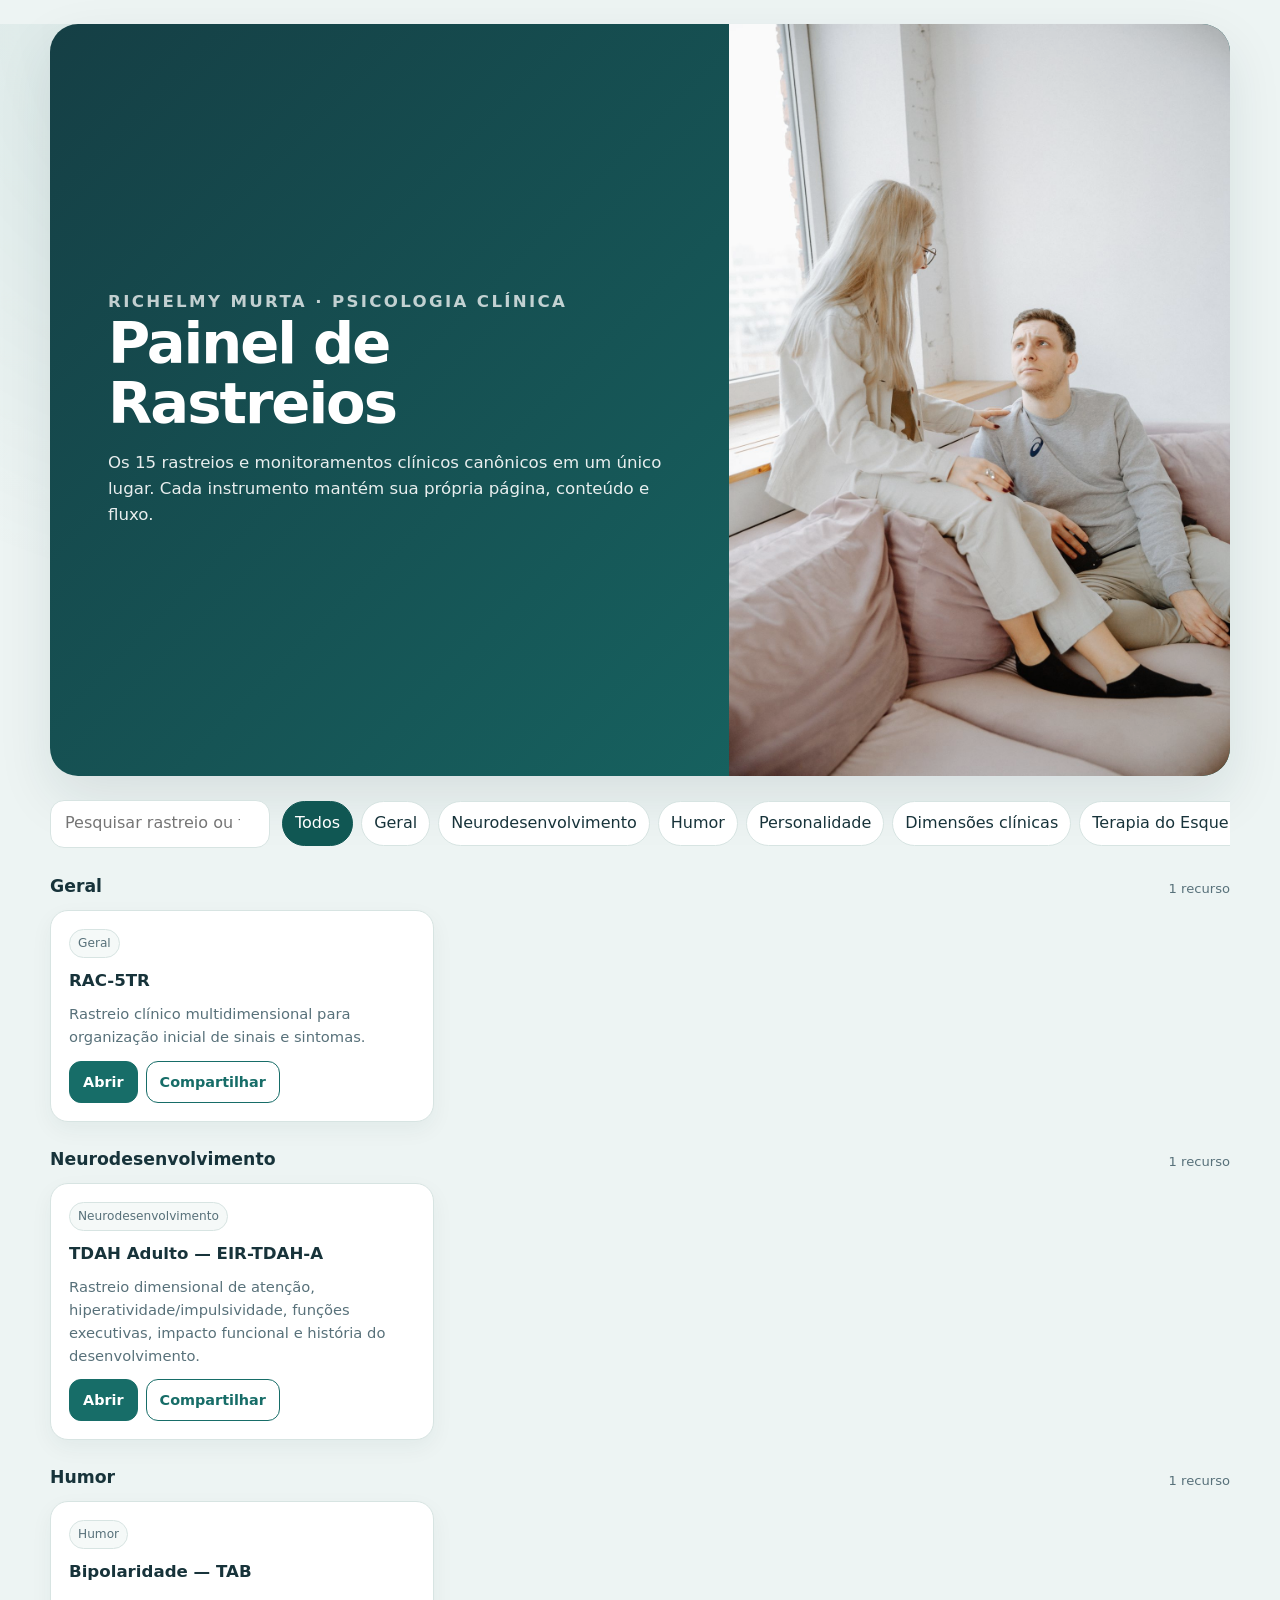
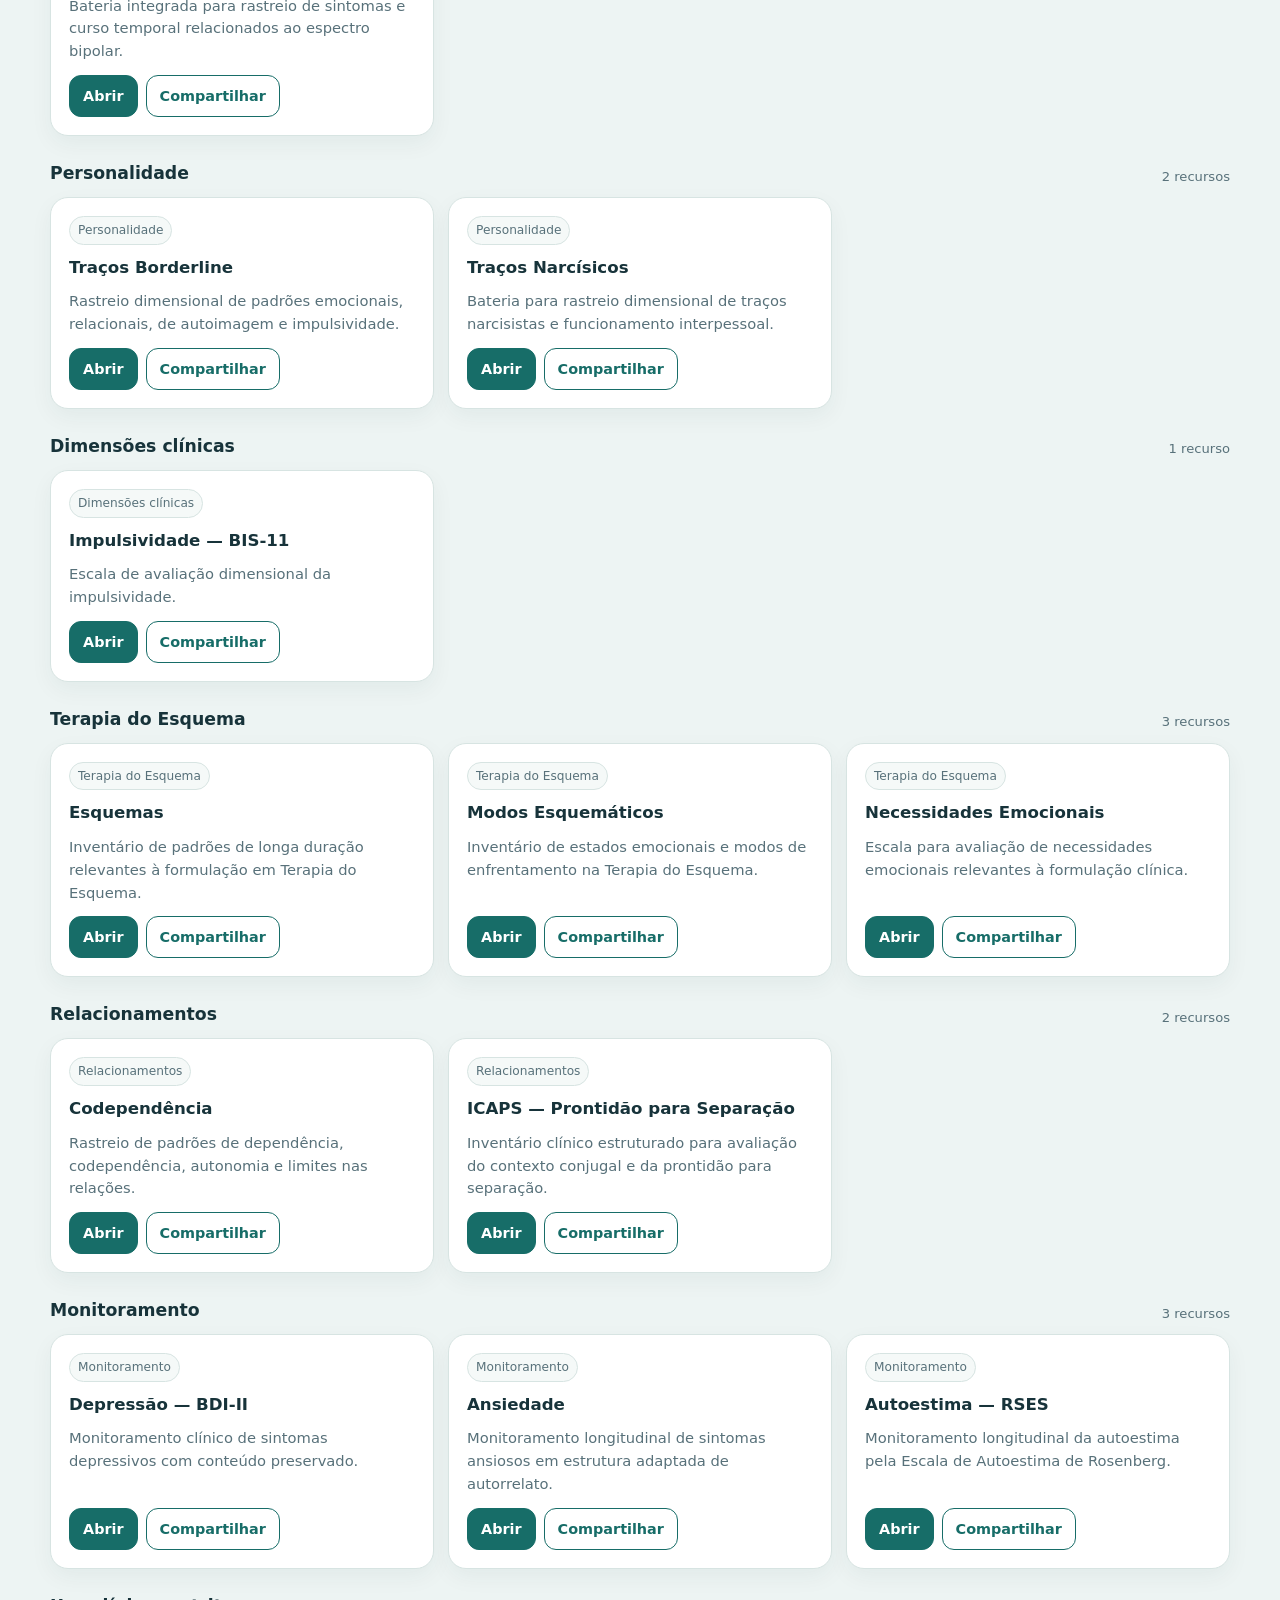
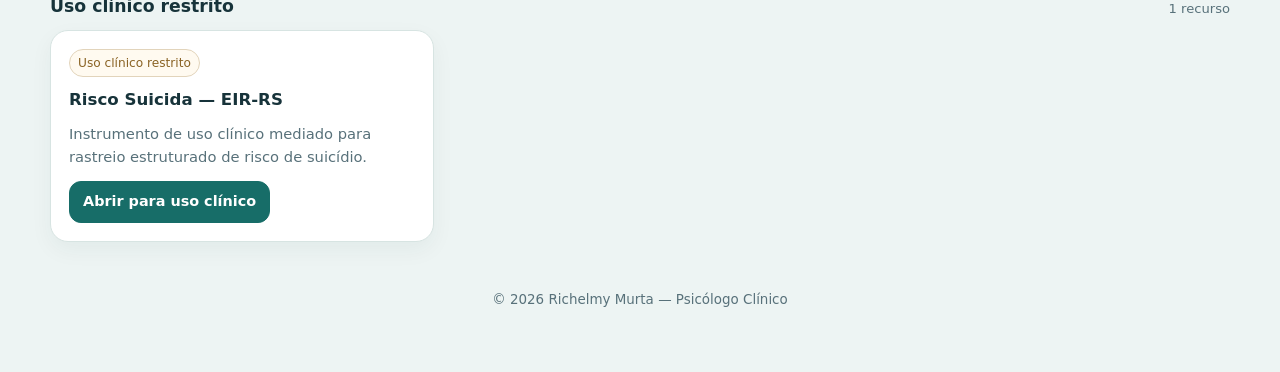
<file: painel-rastreios/index.html>
<!doctype html>
<html lang="pt-BR">
<head>
  <meta charset="utf-8">
  <meta name="viewport" content="width=device-width,initial-scale=1,viewport-fit=cover">
  <meta name="robots" content="noindex,nofollow">
  <meta name="theme-color" content="#176d68">
  <meta name="description" content="Painel profissional para acesso aos 15 rastreios e monitoramentos clínicos de Richelmy Murta.">
  <title>Painel de Rastreios — Richelmy Murta</title>
  <style>
    :root{--ink:#17333a;--muted:#58717a;--canvas:#edf4f3;--surface:#fff;--soft:#f5f9f8;--line:#d7e4e2;--primary:#176d68;--strong:#105753;--accent:#b8894d;--warn:#8a6324;--radius:18px;--shadow:0 22px 54px rgba(23,51,58,.10);--font:Inter,ui-sans-serif,system-ui,-apple-system,BlinkMacSystemFont,"Segoe UI",sans-serif}
    *{box-sizing:border-box}html{background:var(--canvas)}body{margin:0;color:var(--ink);font-family:var(--font);background:radial-gradient(circle at 18% 0,rgba(23,109,104,.10),transparent 36rem),var(--canvas);line-height:1.55;-webkit-font-smoothing:antialiased}
    a{color:inherit}.wrap{width:min(calc(100% - 28px),1180px);margin:24px auto 44px}.hero{display:grid;grid-template-columns:minmax(0,1.15fr) minmax(300px,.85fr);min-height:320px;overflow:hidden;border-radius:28px;background:linear-gradient(135deg,#153f45,#176d68);color:#fff;box-shadow:var(--shadow)}.hero-copy{padding:clamp(30px,5vw,58px);display:flex;flex-direction:column;justify-content:center}.eyebrow{margin:0 0 9px;font-size:.76rem;font-weight:800;letter-spacing:.14em;text-transform:uppercase;opacity:.82}.hero h1{margin:0;font-size:clamp(2.1rem,5vw,3.6rem);line-height:1.04;letter-spacing:-.035em}.hero p{max-width:62ch;margin:16px 0 0;color:rgba(255,255,255,.9);font-size:1.04rem}.hero img{width:100%;height:100%;min-height:280px;object-fit:cover;filter:saturate(.82) contrast(.98)}
    .toolbar{display:grid;grid-template-columns:minmax(220px,1fr) auto;gap:12px;align-items:center;margin:22px 0 18px}.search{width:100%;min-height:48px;border:1px solid var(--line);border-radius:14px;background:var(--surface);padding:0 14px;font:inherit;color:var(--ink)}.filters{display:flex;gap:8px;overflow-x:auto;padding:3px 0}.filter{white-space:nowrap;min-height:42px;padding:9px 12px;border:1px solid var(--line);border-radius:999px;background:var(--surface);color:var(--ink);font:inherit;cursor:pointer}.filter[aria-pressed="true"]{background:var(--strong);color:#fff;border-color:var(--strong)}
    .section{margin-top:24px}.section-head{display:flex;justify-content:space-between;gap:12px;align-items:end;margin-bottom:10px}.section-head h2{margin:0;font-size:1.08rem}.section-head span{font-size:.82rem;color:var(--muted)}.grid{display:grid;grid-template-columns:repeat(3,minmax(0,1fr));gap:14px}.card{display:flex;flex-direction:column;gap:12px;padding:18px;border:1px solid var(--line);border-radius:var(--radius);background:var(--surface);box-shadow:0 8px 22px rgba(23,51,58,.05)}.card h3{margin:0;font-size:1.04rem;line-height:1.3}.card p{margin:0;color:var(--muted);font-size:.92rem}.chip{align-self:flex-start;display:inline-flex;min-height:26px;align-items:center;padding:4px 8px;border:1px solid var(--line);border-radius:999px;background:var(--soft);color:var(--muted);font-size:.76rem}.chip.restricted{color:var(--warn);border-color:#e2d4bb;background:#fffaf0}.actions{display:flex;gap:8px;flex-wrap:wrap;margin-top:auto}.btn{display:inline-flex;align-items:center;justify-content:center;min-height:42px;padding:9px 13px;border:1px solid var(--primary);border-radius:12px;background:var(--primary);color:#fff;text-decoration:none;font:700 .9rem/1 var(--font);cursor:pointer}.btn.secondary{background:#fff;color:var(--primary)}.empty{padding:28px;text-align:center;border:1px dashed var(--line);border-radius:16px;color:var(--muted);background:var(--soft)}footer{margin-top:30px;padding:18px 0;color:var(--muted);font-size:.84rem;text-align:center}
    :focus-visible{outline:3px solid rgba(23,109,104,.28);outline-offset:2px}@media(max-width:920px){.hero{grid-template-columns:1fr}.hero img{order:-1;max-height:240px}.grid{grid-template-columns:repeat(2,minmax(0,1fr))}.toolbar{grid-template-columns:1fr}}@media(max-width:620px){.wrap{width:min(calc(100% - 16px),1180px);margin-top:8px}.hero{border-radius:20px}.hero-copy{padding:26px 22px 30px}.hero h1{font-size:2.15rem}.grid{grid-template-columns:1fr}.actions{display:grid;grid-template-columns:1fr 1fr}.btn{width:100%}}@media(prefers-reduced-motion:reduce){*{scroll-behavior:auto!important;transition:none!important;animation:none!important}}
  </style>
</head>
<body>
<main class="wrap">
  <section class="hero">
    <div class="hero-copy"><p class="eyebrow">Richelmy Murta · Psicologia Clínica</p><h1>Painel de Rastreios</h1><p>Os 15 rastreios e monitoramentos clínicos canônicos em um único lugar. Cada instrumento mantém sua própria página, conteúdo e fluxo.</p></div>
    <img src="../assets/dependencia-codependencia-casal-v2.jpg" alt="Imagem abstrata de vínculo e cuidado entre duas pessoas">
  </section>
  <section class="toolbar" aria-label="Localizar rastreios">
    <input id="search" class="search" type="search" placeholder="Pesquisar rastreio ou finalidade" autocomplete="off" aria-label="Pesquisar rastreios">
    <div id="filters" class="filters" role="group" aria-label="Filtrar por área"></div>
  </section>
  <div id="catalog"></div><div id="empty" class="empty" hidden>Nenhum rastreio corresponde ao filtro atual.</div>
  <footer>© 2026 Richelmy Murta — Psicólogo Clínico</footer>
</main>
<script src="../assets/screening-catalog-v3.js?v=20260909-clinical-v4"></script>
<script>
const ITEMS=window.RM_SCREENING_CATALOG.items;
const ORDER=window.RM_SCREENING_CATALOG.order;
let active='Todos',term='';
const filtersHost=document.getElementById('filters');
['Todos',...ORDER].forEach((label,index)=>{const b=document.createElement('button');b.className='filter';b.type='button';b.dataset.filter=label;b.setAttribute('aria-pressed',String(index===0));b.textContent=label;filtersHost.appendChild(b)});
const esc=s=>String(s).replace(/[&<>"']/g,c=>({'&':'&amp;','<':'&lt;','>':'&gt;','"':'&quot;',"'":'&#39;'}[c]));const norm=s=>String(s).normalize('NFD').replace(/[\u0300-\u036f]/g,'').toLowerCase();
function card(x){return `<article class="card" data-search="${esc(norm(x.name+' '+x.desc+' '+x.group))}"><span class="chip ${x.restricted?'restricted':''}">${esc(x.group)}</span><h3>${esc(x.name)}</h3><p>${esc(x.desc)}</p><div class="actions"><a class="btn" href="${esc(x.url)}" target="_blank" rel="noopener noreferrer">${x.restricted?'Abrir para uso clínico':'Abrir'}</a>${x.restricted?'':`<button class="btn secondary" type="button" data-share="${esc(x.url)}" data-name="${esc(x.name)}">Compartilhar</button>`}</div></article>`}
function render(){const q=norm(term.trim());let total=0;const html=ORDER.map(group=>{const list=ITEMS.filter(x=>(active==='Todos'||x.group===active)&&x.group===group&&(!q||norm(x.name+' '+x.desc+' '+x.group).includes(q)));if(!list.length)return'';total+=list.length;return `<section class="section"><div class="section-head"><h2>${esc(group)}</h2><span>${list.length} ${list.length===1?'recurso':'recursos'}</span></div><div class="grid">${list.map(card).join('')}</div></section>`}).join('');document.getElementById('catalog').innerHTML=html;document.getElementById('empty').hidden=total>0}
document.getElementById('search').addEventListener('input',e=>{term=e.target.value;render()});document.addEventListener('click',async e=>{const f=e.target.closest('[data-filter]');if(f){active=f.dataset.filter;document.querySelectorAll('[data-filter]').forEach(b=>b.setAttribute('aria-pressed',String(b===f)));render();return}const b=e.target.closest('[data-share]');if(!b)return;const data={title:b.dataset.name,text:`${b.dataset.name} — acesso ao rastreio`,url:b.dataset.share};if(navigator.share){try{await navigator.share(data);return}catch(err){if(err?.name==='AbortError')return}}try{await navigator.clipboard.writeText(data.url);b.textContent='Link copiado';setTimeout(()=>b.textContent='Compartilhar',1800)}catch{prompt('Copie o link:',data.url)}});render();
</script>
</body>
</html>
</file>
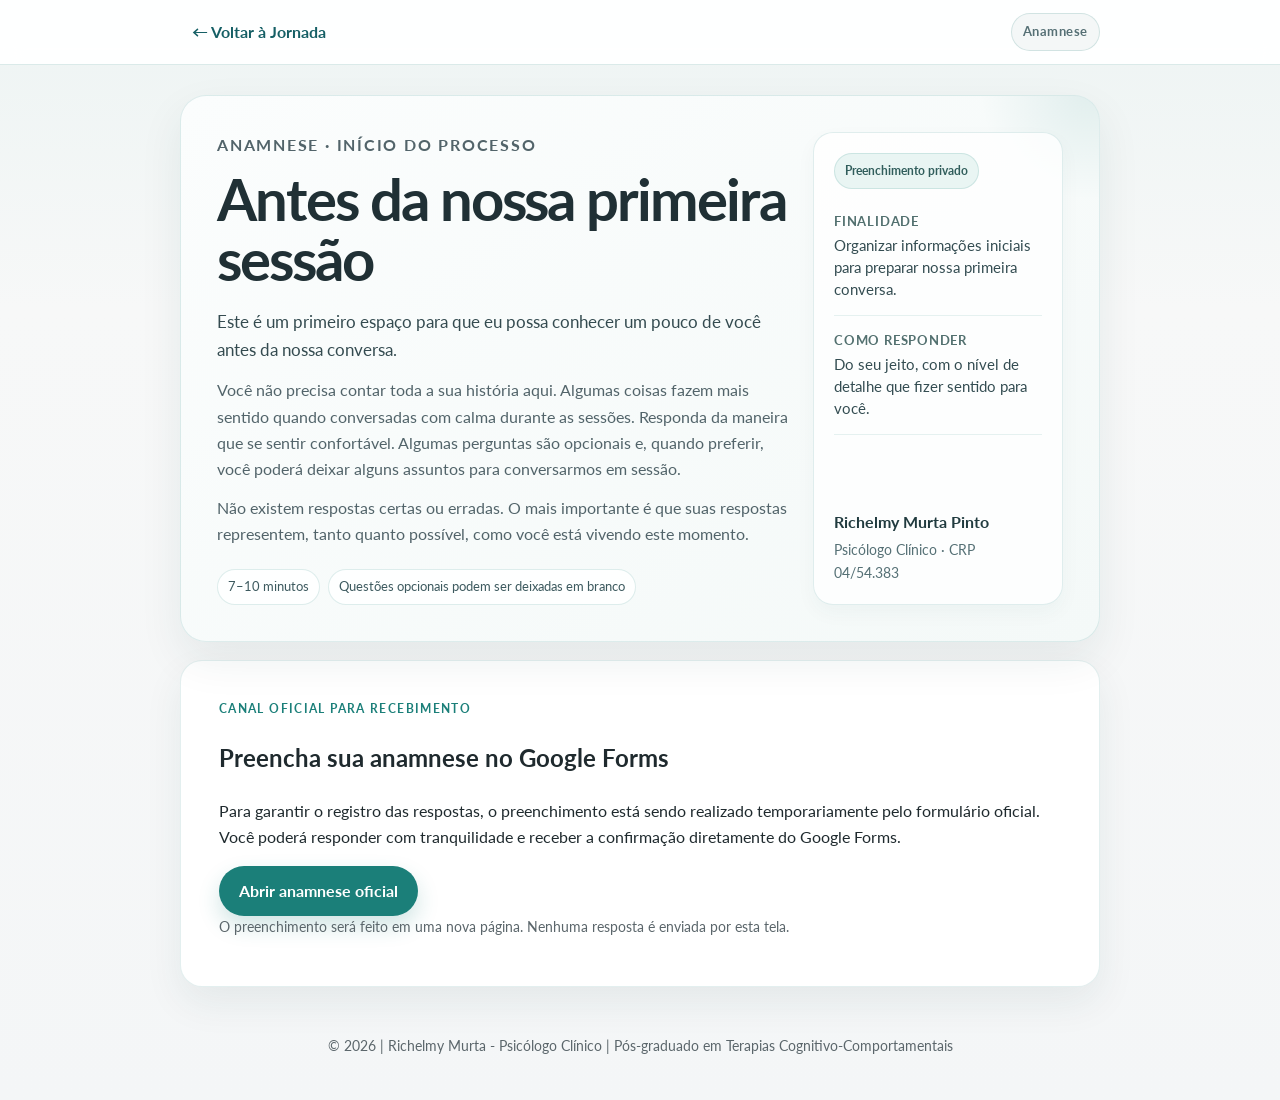
<file: anamnese.html>
<!DOCTYPE html>
<html lang="pt-BR">
<head>
  <meta charset="UTF-8">
  <meta name="viewport" content="width=device-width, initial-scale=1.0">
  <meta name="robots" content="noindex, nofollow, noimageindex">
  <meta name="theme-color" content="#1b7f79">
  <title>Anamnese | Início da Jornada Terapêutica</title>
  <link rel="preconnect" href="https://fonts.googleapis.com">
  <link rel="preconnect" href="https://fonts.gstatic.com" crossorigin>
  <link href="https://fonts.googleapis.com/css2?family=Lato:wght@400;700&display=swap" rel="stylesheet">
  <style>
    :root{--bg:#f4f6f7;--surface:#fff;--surface2:#f7f9f9;--text:#1f2a2e;--muted:#5b666b;--brand:#1b7f79;--brand2:#155f65;--accent:#e67e22;--line:rgba(27,127,121,.16);--danger:#a53b3b;--ring:rgba(27,127,121,.28);--shadow:0 14px 34px rgba(21,64,65,.10);--radius:20px}
    *{box-sizing:border-box}html{scroll-behavior:smooth}body{margin:0;font-family:"Lato",sans-serif;background:linear-gradient(180deg,#edf4f3 0,#f7f8f8 28%,var(--bg) 100%);color:var(--text);line-height:1.62;-webkit-font-smoothing:antialiased}a{color:inherit}.shell{width:min(100% - 2rem,920px);margin:auto}.topbar{background:rgba(255,255,255,.94);border-bottom:1px solid var(--line);position:sticky;top:0;z-index:20;backdrop-filter:blur(10px)}.topbar-inner{min-height:64px;display:flex;align-items:center;justify-content:space-between;gap:16px}.back{display:inline-flex;align-items:center;gap:8px;text-decoration:none;font-weight:700;color:var(--brand2);padding:10px 12px;border-radius:12px}.back:focus-visible,.back:hover{background:#edf6f5}.privacy-badge{font-size:.82rem;color:var(--muted);background:#f3f7f7;border:1px solid var(--line);padding:7px 10px;border-radius:999px}.hero{padding:44px 0 24px}.eyebrow{margin:0 0 8px;color:var(--brand);font-weight:700;letter-spacing:.11em;text-transform:uppercase;font-size:.78rem}.hero h1{font-size:clamp(2rem,5vw,3.15rem);line-height:1.08;margin:0 0 16px;letter-spacing:-.025em}.hero p{max-width:760px;color:var(--muted);margin:0 0 12px;font-size:1.04rem}.meta{display:flex;flex-wrap:wrap;gap:8px;margin-top:20px}.meta span{background:white;border:1px solid var(--line);padding:7px 10px;border-radius:999px;font-size:.86rem;color:#36565a}.progress-wrap{margin:16px 0 24px}.progress-row{display:flex;justify-content:space-between;gap:16px;font-size:.88rem;color:var(--muted);margin-bottom:7px}.progress{display:block;width:100%;height:8px;appearance:none;border:0;background:#dce8e6;border-radius:999px;overflow:hidden}.progress::-webkit-progress-bar{background:#dce8e6;border-radius:999px}.progress::-webkit-progress-value{background:linear-gradient(90deg,var(--brand),#4c9b91);border-radius:999px}.progress::-moz-progress-bar{background:linear-gradient(90deg,var(--brand),#4c9b91);border-radius:999px}.card{background:var(--surface);border:1px solid rgba(27,127,121,.12);border-radius:var(--radius);box-shadow:var(--shadow);padding:clamp(22px,4vw,38px);margin-bottom:24px}.step-head{border-bottom:1px solid rgba(0,0,0,.06);padding-bottom:18px;margin-bottom:24px}.step-head h2{font-size:clamp(1.45rem,3vw,2rem);line-height:1.2;color:#315c55;margin:0 0 8px}.step-head p{margin:0;color:var(--muted)}.field{margin:0 0 26px}.field:last-child{margin-bottom:0}.field label,.field legend{display:block;font-weight:700;font-size:1.02rem;margin-bottom:7px;color:#26373a}.help{display:block;color:var(--muted);font-size:.9rem;margin:-1px 0 10px}.req{color:var(--danger);margin-left:4px}.input,.textarea{width:100%;border:1px solid rgba(31,42,46,.20);border-radius:14px;background:#fff;padding:13px 14px;font:inherit;color:var(--text);outline:none}.textarea{min-height:120px;resize:vertical}.input:focus,.textarea:focus{border-color:var(--brand);box-shadow:0 0 0 4px var(--ring)}fieldset{border:0;margin:0;padding:0}.options{display:grid;gap:9px}.option{display:flex;gap:10px;align-items:flex-start;border:1px solid rgba(31,42,46,.12);padding:11px 13px;border-radius:13px;background:var(--surface2);cursor:pointer}.option:hover{border-color:rgba(27,127,121,.34);background:#f0f7f6}.option input{margin-top:4px;accent-color:var(--brand);width:18px;height:18px}.scale{display:grid;grid-template-columns:repeat(11,minmax(0,1fr));gap:5px;margin-top:9px}.scale label{font-weight:400;margin:0;text-align:center}.scale input{position:absolute;opacity:0;pointer-events:none}.scale span{display:grid;place-items:center;min-height:42px;border:1px solid rgba(31,42,46,.13);border-radius:10px;background:var(--surface2);cursor:pointer;font-size:.9rem}.scale input:checked+span{background:var(--brand);color:#fff;border-color:var(--brand)}.scale-labels{display:flex;justify-content:space-between;gap:20px;margin-top:8px;font-size:.82rem;color:var(--muted)}.error{display:none;color:var(--danger);font-size:.87rem;margin-top:7px}.field.invalid .error{display:block}.field.invalid .input,.field.invalid .textarea{border-color:var(--danger)}.actions{display:flex;justify-content:space-between;gap:12px;margin-top:26px}.btn{appearance:none;border:0;border-radius:999px;padding:12px 20px;font:inherit;font-weight:700;cursor:pointer;display:inline-flex;align-items:center;justify-content:center;gap:8px;text-decoration:none}.btn-secondary{background:#edf3f2;color:#315c55;border:1px solid var(--line)}.btn-primary{background:var(--brand);color:white;box-shadow:0 10px 22px rgba(27,127,121,.20)}.btn-primary:hover,.btn-primary:focus-visible{background:var(--brand2)}.btn[disabled]{opacity:.55;cursor:not-allowed}.notice{border-left:4px solid var(--brand);background:#edf7f5;padding:14px 16px;border-radius:0 13px 13px 0;color:#315c55;font-size:.92rem;margin-top:22px}.status{display:none;margin-top:18px;padding:14px 16px;border-radius:13px;font-weight:700}.status.show{display:block}.status.pending{background:#f4f0e8;color:#6d572e}.status.error{background:#faeeee;color:#8c3232}.status.success{background:#eaf6ef;color:#286840}.success-panel{text-align:center;padding:42px 24px}.success-panel h2{font-size:clamp(1.7rem,4vw,2.35rem);color:#315c55;margin:0 0 12px}.success-panel p{color:var(--muted);max-width:650px;margin:0 auto 20px}.footer{padding:24px 0 42px;text-align:center;color:var(--muted);font-size:.86rem}.hidden{display:none!important}.hp{position:absolute!important;left:-10000px!important;width:1px!important;height:1px!important;overflow:hidden!important}
    .topbar-context{font-size:.82rem;font-weight:700;letter-spacing:.04em;color:#567075;background:#f4f7f7;border:1px solid var(--line);padding:7px 11px;border-radius:999px}
    .hero{padding:30px 0 18px}
    .hero-shell{display:grid;grid-template-columns:minmax(0,1.65fr) minmax(250px,.72fr);gap:24px;align-items:stretch;background:linear-gradient(145deg,#fbfdfd 0%,#f4f9f8 100%);border:1px solid rgba(27,127,121,.13);border-radius:26px;box-shadow:0 18px 44px rgba(21,64,65,.08);padding:clamp(24px,4vw,36px);position:relative;overflow:hidden}
    .hero-shell::after{content:'';position:absolute;width:220px;height:220px;border-radius:50%;right:-100px;top:-115px;background:radial-gradient(circle,rgba(27,127,121,.10),rgba(27,127,121,0) 70%);pointer-events:none}
    .hero-main{position:relative;z-index:1}.hero-main .eyebrow{margin-bottom:10px}.hero-main h1{font-size:clamp(2.35rem,5vw,3.65rem);line-height:1.03;margin:0 0 20px;letter-spacing:-.035em;color:#203035;max-width:650px}.hero-main p{max-width:680px;color:#52646a;margin:0 0 13px;font-size:1.01rem}.hero-lead{font-size:1.08rem!important;color:#344b50!important}
    .meta{display:flex;flex-wrap:wrap;gap:8px;margin-top:22px}.meta span{display:inline-flex;align-items:center;min-height:34px;background:rgba(255,255,255,.85);border:1px solid rgba(27,127,121,.14);padding:6px 10px;border-radius:999px;font-size:.84rem;color:#3d5a5f}
    .hero-side{position:relative;z-index:1;display:flex;flex-direction:column;background:rgba(255,255,255,.76);border:1px solid rgba(27,127,121,.13);border-radius:20px;padding:20px;box-shadow:0 8px 20px rgba(21,64,65,.04)}
    .hero-side-badge{display:inline-flex;align-self:flex-start;padding:7px 10px;border-radius:999px;background:#e9f5f3;border:1px solid rgba(27,127,121,.14);font-size:.78rem;font-weight:700;color:#315e5c;margin-bottom:8px}
    .hero-side-item{display:grid;gap:3px;padding:14px 0;border-bottom:1px solid rgba(27,127,121,.10)}.hero-side-item strong{font-size:.82rem;text-transform:uppercase;letter-spacing:.06em;color:#52706f}.hero-side-item span{font-size:.94rem;line-height:1.45;color:#344d52}
    .hero-side-signature{display:grid;gap:3px;padding-top:16px;margin-top:auto}.hero-side-signature strong{font-size:1rem;color:#213b3f}.hero-side-signature span{font-size:.9rem;color:#557075}
    .progress-wrap{margin:18px 0 22px;background:rgba(255,255,255,.82);border:1px solid rgba(27,127,121,.11);border-radius:16px;padding:14px 16px;box-shadow:0 8px 22px rgba(21,64,65,.04)}.progress-row{font-size:.84rem;margin-bottom:8px}.progress{height:7px}
    .card{border-radius:22px;box-shadow:0 16px 38px rgba(21,64,65,.075)}.step-head{padding-bottom:20px;margin-bottom:26px}.step-head .eyebrow{font-size:.74rem}.step-head h2{font-size:clamp(1.55rem,3vw,2.15rem);letter-spacing:-.015em;color:#294f4b}.step-head p{max-width:760px}
    .status{border:1px solid transparent;font-weight:700;line-height:1.45}.status.pending{background:#f5f4ed;color:#6b5a34;border-color:#ebe4cf}.status.waiting{background:#edf5f4;color:#315b5d;border-color:#d6e8e5}.status.error{background:#fbefef;color:#913d3d;border-color:#f1d7d7}
    .success-panel{max-width:720px;margin:42px auto;text-align:center;padding:46px 28px}.success-mark{width:52px;height:52px;border-radius:50%;display:grid;place-items:center;margin:0 auto 18px;background:#e7f4ef;color:#26705f;font-size:1.45rem;font-weight:700;border:1px solid #cfe7df}.success-panel h2{font-size:clamp(1.85rem,4vw,2.5rem);letter-spacing:-.02em}.success-panel .eyebrow{margin-bottom:8px}
    @media(max-width:780px){.hero-shell{grid-template-columns:1fr;padding:22px 18px}.hero-side{padding:17px}.hero-main h1{font-size:clamp(2.05rem,9vw,3rem)}.hero{padding-top:22px}.topbar-context{display:none}}
    @media(max-width:640px){.card{padding:22px 16px}.scale{grid-template-columns:repeat(6,1fr)}.actions{flex-direction:column-reverse}.btn{width:100%}.progress-row{font-size:.82rem}.hero-main p{font-size:.98rem}.meta span{font-size:.8rem}.progress-wrap{padding:12px 14px}}
    @media(prefers-reduced-motion:reduce){html{scroll-behavior:auto}}
  </style>
</head>
<body>
  <header class="topbar">
    <div class="shell topbar-inner">
      <a class="back" href="./index.html#forms" aria-label="Voltar para Início da Jornada Terapêutica">← Voltar à Jornada</a>
      <span class="topbar-context">Anamnese</span>
    </div>
  </header>

  <main class="shell">
    <section class="hero" aria-labelledby="page-title">
      <div class="hero-shell">
        <div class="hero-main">
          <p class="eyebrow">Anamnese · início do processo</p>
          <h1 id="page-title">Antes da nossa primeira sessão</h1>
          <p class="hero-lead">Este é um primeiro espaço para que eu possa conhecer um pouco de você antes da nossa conversa.</p>
          <p>Você não precisa contar toda a sua história aqui. Algumas coisas fazem mais sentido quando conversadas com calma durante as sessões. Responda da maneira que se sentir confortável. Algumas perguntas são opcionais e, quando preferir, você poderá deixar alguns assuntos para conversarmos em sessão.</p>
          <p>Não existem respostas certas ou erradas. O mais importante é que suas respostas representem, tanto quanto possível, como você está vivendo este momento.</p>
          <div class="meta"><span>7–10 minutos</span><span>Questões opcionais podem ser deixadas em branco</span></div>
        </div>
        <aside class="hero-side" aria-label="Informações da anamnese">
          <span class="hero-side-badge">Preenchimento privado</span>
          <div class="hero-side-item"><strong>Finalidade</strong><span>Organizar informações iniciais para preparar nossa primeira conversa.</span></div>
          <div class="hero-side-item"><strong>Como responder</strong><span>Do seu jeito, com o nível de detalhe que fizer sentido para você.</span></div>
          <div class="hero-side-signature"><strong>Richelmy Murta Pinto</strong><span>Psicólogo Clínico · CRP 04/54.383</span></div>
        </aside>
      </div>
    </section>

    <section class="card hidden" id="officialFormFallback" role="status" aria-live="polite">
      <p class="eyebrow">Canal oficial para recebimento</p>
      <h2>Preencha sua anamnese no Google Forms</h2>
      <p>Para garantir o registro das respostas, o preenchimento está sendo realizado temporariamente pelo formulário oficial. Você poderá responder com tranquilidade e receber a confirmação diretamente do Google Forms.</p>
      <a class="btn btn-primary" id="officialFormLink" href="https://docs.google.com/forms/d/e/1FAIpQLSdq_O3PzOusN_Kn-hQm6B-MV6958Ry7VgR-kOTv9PZyaja8xA/viewform" target="_blank" rel="noopener noreferrer">Abrir anamnese oficial</a>
      <p class="help">O preenchimento será feito em uma nova página. Nenhuma resposta é enviada por esta tela.</p>
    </section>
    <div class="progress-wrap">
      <div class="progress-row"><span id="progressText">Etapa 1</span><span id="progressPercent">0%</span></div>
      <progress class="progress" id="progressBar" max="100" value="0" aria-label="Progresso da anamnese">0%</progress>
    </div>

    <form id="anamneseForm" novalidate autocomplete="off">
      <div class="hp" aria-hidden="true"><label>Website <input type="text" name="website" tabindex="-1" autocomplete="off"></label></div>
      <section class="card" id="formCard" aria-live="polite"></section>
      <button class="hidden" id="nativeSubmitGuard" type="submit" tabindex="-1" aria-hidden="true">Enviar</button>
    </form>

    <section class="card success-panel hidden" id="successPanel" tabindex="-1">
      <div class="success-mark" aria-hidden="true">✓</div>
      <p class="eyebrow">Concluído</p>
      <h2>Anamnese recebida</h2>
      <p>Obrigado por dedicar alguns minutos para me contar um pouco sobre você. Suas respostas serão consideradas na preparação da nossa primeira conversa, mas não precisamos resolver ou explicar tudo antes de nos encontrarmos.</p>
      <p>Na sessão, poderemos retomar aquilo que fizer sentido para você, com mais tempo e contexto.</p>
      <a class="btn btn-primary" href="./index.html#forms">Voltar à Jornada Terapêutica</a>
    </section>
  </main>

  <iframe class="hidden" name="anamneseTransport" id="anamneseTransport" title="Canal seguro de envio"></iframe>
  <form class="hidden" id="transportForm" method="POST" target="anamneseTransport">
    <input type="hidden" name="payload" id="transportPayload">
    <button class="hidden" id="transportSubmitGuard" type="submit" tabindex="-1" aria-hidden="true">Enviar</button>
  </form>

  <footer class="footer shell">© 2026 | Richelmy Murta - Psicólogo Clínico | Pós-graduado em Terapias Cognitivo-Comportamentais</footer>

<script src="./anamnese-config.js?v=20261110-official-form-fallback"></script>
<script>
(function(){
  if(window.ANAMNESE_BRIDGE_ENABLED!==false)return;
  document.querySelector('.progress-wrap')?.classList.add('hidden');
  document.getElementById('anamneseForm')?.classList.add('hidden');
  const alternative=document.getElementById('officialFormFallback');
  alternative?.classList.remove('hidden');
})();
</script>
<script>
(() => {
  'use strict';
  const FORM_ID = '1fg3ZNgCfkbk4pEJaiNt3xY5vellVGI_129lDx8v-aPI';
  const BRIDGE_URL = window.ANAMNESE_BRIDGE_URL || '';
  const startedAt = Date.now();
  const answers = Object.create(null);
  let currentVisibleIndex = 0;
  let sending = false;
  let submitted = false;
  let activeSubmissionId = null;
  let warningTimer = null;
  let hardTimeoutTimer = null;

  const steps = [
    {id:'sobre', title:'Um pouco sobre você', help:'Primeiro, algumas informações simples para eu saber quem está chegando.', fields:[
      t('Nome completo', true), t('Como você prefere ser chamado(a)?'), t('Idade', true), t('Ocupação ou profissão'), t('Com quem você vive atualmente?', false, 'Você pode responder de forma breve.')
    ]},
    {id:'motivo', title:'O que trouxe você até aqui', help:'Agora gostaria de compreender o que tornou este momento importante para procurar terapia.', fields:[
      p('O que fez você procurar terapia neste momento?', true, 'Escreva do seu jeito. Não é necessário organizar a resposta em termos técnicos.'),
      p('Se você pudesse me ajudar a compreender o que está mais difícil atualmente, o que me contaria?', true),
      scale('Quanto essa situação tem afetado sua vida atualmente?', true, 0, 10, 'Quase não interfere', 'Interfere muito'),
      check('Em quais áreas da sua vida você percebe maior impacto atualmente?', true, ['Emoções ou humor','Ansiedade e preocupações','Relacionamentos','Família','Trabalho','Estudos','Sono','Autoestima ou autocrítica','Organização e rotina','Saúde física','Decisões importantes','Perdas ou mudanças importantes'], 'Você pode marcar mais de uma.', true)
    ]},
    {id:'cotidiano', title:'Como isso acontece com você', help:'Às vezes, compreender uma dificuldade fica mais fácil quando observamos como ela aparece no cotidiano.', fields:[
      p('Quando essas dificuldades aparecem, o que costuma acontecer com você?', true, 'Se ajudar, pense no que passa pela sua cabeça, no que sente e no que acaba fazendo.'),
      p('Existem situações, pessoas ou momentos em que isso costuma ficar mais difícil?'), p('O que você costuma fazer para lidar com isso?'), p('Existe alguma coisa que costuma ajudar, mesmo que seja apenas um pouco?')
    ]},
    {id:'historia', title:'Um pouco da sua história', help:'Algumas experiências da nossa história ajudam a compreender a forma como aprendemos a enxergar a nós mesmos, os outros e nossos relacionamentos. Você não precisa escrever sobre nenhuma experiência que prefira conversar comigo durante as sessões.', fields:[
      p('Quando você pensa na sua infância, como descreveria, de forma geral, o ambiente em que cresceu?'),
      p('Quem foram as pessoas mais importantes na sua criação e como você se lembra da relação com elas?'),
      p('Quando você estava triste, preocupado(a), com medo ou precisava de ajuda, como as pessoas próximas costumavam reagir?'),
      choice('Na sua família havia espaço para falar sobre sentimentos, necessidades ou dificuldades?', false, ['Geralmente sim','Às vezes','Pouco','Praticamente não','Não sei dizer']),
      choice('Você sente que precisou amadurecer muito cedo, assumir muitas responsabilidades ou aprender a resolver as coisas sozinho(a)?', false, ['Sim','Em parte','Não','Não sei dizer']),
      p('Existe alguma experiência da infância ou adolescência que você sente que ainda influencia sua vida atualmente?', false, 'Se preferir, você pode escrever apenas: “Prefiro conversar sobre isso em sessão”.')
    ]},
    {id:'padroes', title:'Relações e padrões', help:'Às vezes percebemos que determinadas situações, sentimentos ou formas de nos relacionar parecem reaparecer ao longo da vida.', fields:[
      p('Existe algum tipo de situação ou relacionamento que parece se repetir na sua vida, mesmo quando você gostaria que fosse diferente?'),
      p('Quando algo importante dá errado, como você costuma falar consigo mesmo(a)?'),
      p('O que costuma ser mais difícil para você nas relações com outras pessoas?'),
      p('Existe algo sobre você que sente que as pessoas próximas nem sempre conseguem compreender?')
    ]},
    {id:'recursos', title:'Recursos e formas de enfrentar', help:'Sua história também é composta pelas maneiras que você encontrou para seguir em frente e lidar com momentos difíceis.', fields:[
      p('O que você reconhece em você como uma força ou qualidade?'), p('O que já ajudou você a atravessar outros períodos difíceis?'), p('Quem ou o que representa apoio importante para você atualmente?')
    ]},
    {id:'experiencias', title:'Experiências anteriores e saúde', help:'Agora, algumas informações breves que podem ajudar a preparar melhor nosso trabalho.', fields:[
      choice('Você já fez psicoterapia anteriormente?', true, ['Sim','Não'])
    ]},
    {id:'experiencia-anterior', title:'Experiência anterior', help:'Se você já passou por psicoterapia, quero conhecer um pouco do que essa experiência ensinou sobre o que funciona melhor para você.', when:()=>answers['Você já fez psicoterapia anteriormente?']==='Sim', fields:[
      p('O que funcionou bem naquela experiência?'), p('Existe alguma coisa que você gostaria que fosse diferente desta vez?')
    ]},
    {id:'saude', title:'Saúde e cuidados atuais', help:'Você pode compartilhar apenas o que considerar relevante para o processo terapêutico.', fields:[
      p('Existe algum acompanhamento de saúde ou condição clínica que você considera importante eu conhecer?'),
      choice('Faz uso atualmente de algum medicamento que considere relevante me informar?', true, ['Sim','Não','Prefiro conversar sobre isso em sessão'])
    ]},
    {id:'medicamentos', title:'Medicamentos', help:'Se você se sentir confortável, informe apenas o necessário.', when:()=>answers['Faz uso atualmente de algum medicamento que considere relevante me informar?']==='Sim', fields:[
      p('Qual medicamento você considera importante me informar?', false, 'Você pode deixar este campo em branco e conversar comigo durante a sessão, se preferir.')
    ]},
    {id:'processo', title:'O processo terapêutico', help:'Finalmente, gostaria de entender um pouco sobre o que você espera construir neste processo.', fields:[
      p('Se nosso trabalho estiver fazendo diferença na sua vida, o que você gostaria de perceber diferente daqui a alguns meses?', true),
      check('O que você espera encontrar neste processo de terapia?', false, ['Compreender melhor o que estou vivendo','Compreender melhor minhas emoções','Aprender novas maneiras de lidar com dificuldades','Compreender padrões que se repetem','Melhorar meus relacionamentos','Tomar decisões com maior clareza','Desenvolver maior segurança ou autonomia','Fazer mudanças concretas na minha vida','Ter um espaço para falar e pensar sobre mim','Ainda não sei exatamente'], 'Você pode marcar mais de uma alternativa.', true),
      p('O que ajuda você a se sentir confortável para falar sobre coisas importantes com alguém?')
    ]},
    {id:'finalizar', title:'Antes de finalizar', help:'Esta última parte existe para que eu saiba se há algo que precisa de atenção antes da nossa conversa. Este formulário não substitui atendimento imediato ou avaliação clínica.', fields:[
      choice('Existe neste momento alguma situação urgente relacionada à sua segurança ou à segurança de outra pessoa que você considere importante que eu saiba antes da sessão?', true, ['Sim','Não','Prefiro conversar diretamente em sessão'])
    ]},
    {id:'importante', title:'Uma informação importante', help:'Escreva apenas o que considerar necessário para que eu saiba que existe algo que precisa de atenção antes da sessão.', when:()=>answers['Existe neste momento alguma situação urgente relacionada à sua segurança ou à segurança de outra pessoa que você considere importante que eu saiba antes da sessão?']==='Sim', fields:[
      p('O que você considera importante eu saber neste momento?', false, 'Não é necessário entrar em detalhes que você prefira conversar diretamente comigo.')
    ]},
    {id:'palavra-final', title:'A palavra final é sua', help:'Chegamos ao final. Antes de terminar, quero deixar um espaço que não depende das perguntas que eu escolhi fazer.', fields:[
      p('Existe alguma coisa que eu não perguntei e que você gostaria que eu soubesse antes da nossa primeira sessão?')
    ]}
  ];

  function t(title, required=false, help=''){ return {type:'text',title,required,help}; }
  function p(title, required=false, help=''){ return {type:'paragraph',title,required,help}; }
  function choice(title, required, options, help=''){ return {type:'choice',title,required,options,help}; }
  function check(title, required, options, help='', other=false){ return {type:'check',title,required,options,help,other}; }
  function scale(title, required, min, max, minLabel, maxLabel){ return {type:'scale',title,required,min,max,minLabel,maxLabel}; }
  function visibleSteps(){ return steps.filter(s=>!s.when || s.when()); }
  function esc(v){ return String(v ?? '').replace(/[&<>'"]/g,c=>({'&':'&amp;','<':'&lt;','>':'&gt;',"'":'&#39;','"':'&quot;'}[c])); }
  function key(title){ return 'q_'+hash(title); }
  function hash(str){ let h=2166136261; for(let i=0;i<str.length;i++){ h^=str.charCodeAt(i); h=Math.imul(h,16777619); } return (h>>>0).toString(36); }

  function renderField(f){
    const id=key(f.title); const req=f.required?'<span class="req" aria-hidden="true">*</span>':''; const help=f.help?`<span class="help" id="${id}-help">${esc(f.help)}</span>`:'';
    let control='';
    if(f.type==='text') control=`<input class="input" id="${id}" name="${id}" type="text" value="${esc(answers[f.title]||'')}" ${f.required?'required':''} aria-describedby="${id}-help ${id}-error">`;
    if(f.type==='paragraph') control=`<textarea class="textarea" id="${id}" name="${id}" ${f.required?'required':''} aria-describedby="${id}-help ${id}-error">${esc(answers[f.title]||'')}</textarea>`;
    if(f.type==='choice') control=`<fieldset><legend>${esc(f.title)}${req}</legend>${help}<div class="options">${f.options.map(o=>`<label class="option"><input type="radio" name="${id}" value="${esc(o)}" ${answers[f.title]===o?'checked':''} ${f.required?'required':''}><span>${esc(o)}</span></label>`).join('')}</div></fieldset>`;
    if(f.type==='check'){
      const selected=Array.isArray(answers[f.title])?answers[f.title]:[];
      control=`<fieldset><legend>${esc(f.title)}${req}</legend>${help}<div class="options">${f.options.map(o=>`<label class="option"><input type="checkbox" name="${id}" value="${esc(o)}" ${selected.includes(o)?'checked':''}><span>${esc(o)}</span></label>`).join('')}${f.other?`<label class="option"><input type="checkbox" name="${id}" value="__other__" ${selected.some(x=>!f.options.includes(x))?'checked':''}><span>Outro</span></label><input class="input ${selected.some(x=>!f.options.includes(x))?'':'hidden'}" data-other-for="${id}" type="text" placeholder="Especifique" value="${esc(selected.find(x=>!f.options.includes(x))||'')}">`:''}</div></fieldset>`;
    }
    if(f.type==='scale'){
      control=`<fieldset><legend>${esc(f.title)}${req}</legend><div class="scale">${Array.from({length:f.max-f.min+1},(_,i)=>f.min+i).map(n=>`<label><input type="radio" name="${id}" value="${n}" ${String(answers[f.title])===String(n)?'checked':''} ${f.required?'required':''}><span>${n}</span></label>`).join('')}</div><div class="scale-labels"><span>${esc(f.minLabel)}</span><span>${esc(f.maxLabel)}</span></div></fieldset>`;
    }
    const label=(f.type==='text'||f.type==='paragraph')?`<label for="${id}">${esc(f.title)}${req}</label>${help}`:'';
    return `<div class="field" data-title="${esc(f.title)}" data-type="${f.type}">${label}${control}<div class="error" id="${id}-error">Preencha este campo para continuar.</div></div>`;
  }

  function render(){
    const vis=visibleSteps(); currentVisibleIndex=Math.min(currentVisibleIndex,vis.length-1); const step=vis[currentVisibleIndex];
    const card=document.getElementById('formCard');
    card.innerHTML=`<div class="step-head"><p class="eyebrow">Etapa ${currentVisibleIndex+1} de ${vis.length}</p><h2>${esc(step.title)}</h2>${step.help?`<p>${esc(step.help)}</p>`:''}</div>${step.fields.map(renderField).join('')}<div class="status" id="submitStatus" role="status" aria-live="polite"></div><div class="actions"><button class="btn btn-secondary" type="button" id="prevBtn" ${currentVisibleIndex===0?'disabled':''}>← Voltar</button><button class="btn btn-primary" type="button" id="nextBtn">${currentVisibleIndex===vis.length-1?'Enviar anamnese':'Continuar →'}</button></div>`;
    bindInputs(step);
    document.getElementById('prevBtn').addEventListener('click',()=>{capture(step); if(currentVisibleIndex>0){currentVisibleIndex--;render();scrollCard();}});
    document.getElementById('nextBtn').addEventListener('click',()=>{capture(step); if(!validate(step))return; const nextVis=visibleSteps(); if(currentVisibleIndex>=nextVis.length-1) submit(); else {currentVisibleIndex++;render();scrollCard();}});
    updateProgress();
  }

  function bindInputs(step){
    step.fields.filter(f=>f.other).forEach(f=>{const id=key(f.title);document.querySelectorAll(`input[name="${id}"]`).forEach(input=>input.addEventListener('change',()=>{const other=document.querySelector(`[data-other-for="${id}"]`);const checked=[...document.querySelectorAll(`input[name="${id}"]:checked`)].some(x=>x.value==='__other__');other?.classList.toggle('hidden',!checked);}));});
  }

  function capture(step){
    step.fields.forEach(f=>{const id=key(f.title); if(f.type==='text'||f.type==='paragraph'){answers[f.title]=(document.getElementById(id)?.value||'').trim();}
      else if(f.type==='choice'||f.type==='scale'){const el=document.querySelector(`input[name="${id}"]:checked`);answers[f.title]=el?el.value:'';}
      else if(f.type==='check'){const vals=[...document.querySelectorAll(`input[name="${id}"]:checked`)].map(x=>x.value);const other=document.querySelector(`[data-other-for="${id}"]`);answers[f.title]=vals.map(v=>v==='__other__'?(other?.value||'').trim():v).filter(Boolean);}
    });
  }

  function validate(step){
    let first=null; step.fields.forEach(f=>{const holder=[...document.querySelectorAll('.field')].find(el=>el.dataset.title===f.title); if(!holder)return; let invalid=false; const v=answers[f.title]; if(f.required) invalid=Array.isArray(v)?v.length===0:!String(v??'').trim(); holder.classList.toggle('invalid',invalid); if(invalid&&!first)first=holder;});
    if(first){first.scrollIntoView({behavior:'smooth',block:'center'});const focusable=first.querySelector('input,textarea');focusable?.focus();return false;} return true;
  }

  function updateProgress(){const vis=visibleSteps();const pct=Math.round((currentVisibleIndex/Math.max(1,vis.length-1))*100);document.getElementById('progressText').textContent=`Etapa ${currentVisibleIndex+1} de ${vis.length}`;document.getElementById('progressPercent').textContent=`${pct}%`;const bar=document.getElementById('progressBar');bar.value=pct;bar.textContent=`${pct}%`;}
  function scrollCard(){document.getElementById('formCard').scrollIntoView({behavior:'smooth',block:'start'});}
  function setStatus(kind,msg){const el=document.getElementById('submitStatus');if(!el)return;el.className=`status show ${kind}`;el.textContent=msg;}
  function clearSubmitTimers(){
    if(warningTimer) window.clearTimeout(warningTimer);
    if(hardTimeoutTimer) window.clearTimeout(hardTimeoutTimer);
    warningTimer=null;
    hardTimeoutTimer=null;
  }

  function submit(){
    if(window.ANAMNESE_BRIDGE_ENABLED===false)return;
    if(sending)return;
    const honeypot=document.querySelector('input[name="website"]')?.value||'';
    if(honeypot)return;
    if(!BRIDGE_URL){setStatus('error','O canal seguro de envio ainda não está configurado. Suas respostas permanecem nesta tela.');return;}

    sending=true;
    clearSubmitTimers();
    const btn=document.getElementById('nextBtn');
    if(btn){btn.disabled=true;btn.textContent='Enviando…';}
    setStatus('pending','Enviando suas respostas com segurança…');

    if(!activeSubmissionId){
      activeSubmissionId=(crypto.randomUUID?crypto.randomUUID():`${Date.now()}-${Math.random().toString(16).slice(2)}`);
    }
    const payload={version:'anamnese-v2',formId:FORM_ID,submissionId:activeSubmissionId,startedAt,submittedAt:Date.now(),answers};
    const tf=document.getElementById('transportForm');
    document.getElementById('transportPayload').value=JSON.stringify(payload);
    tf.action=BRIDGE_URL;
    tf.submit();

    warningTimer=window.setTimeout(()=>{
      if(sending){setStatus('waiting','O envio está levando um pouco mais que o habitual. Continue nesta página enquanto finalizamos a confirmação.');}
    },12000);

    hardTimeoutTimer=window.setTimeout(()=>{
      if(sending){
        sending=false;
        if(btn){btn.disabled=false;btn.textContent='Enviar novamente';}
        setStatus('waiting','Não foi possível confirmar automaticamente o recebimento. Suas respostas continuam nesta tela e você pode tentar novamente sem preencher tudo de novo.');
      }
    },60000);
  }

  window.addEventListener('message',(event)=>{
    const data=event.data||{};
    if(data.type!=='ANAMNESE_SUBMIT_RESULT')return;
    const iframe=document.getElementById('anamneseTransport');
    const sourceMatches=event.source===iframe?.contentWindow;
    const googleOrigin=event.origin==='https://script.google.com'||event.origin==='https://script.googleusercontent.com'||event.origin.endsWith('.googleusercontent.com');
    // Somente a janela de transporte ou um domínio do Apps Script pode responder.
    // Um sucesso exige o submissionId exato do envio em andamento.
    if(!sourceMatches&&!googleOrigin)return;
    if(!sending)return;
    if(data.ok===true&&(!activeSubmissionId||data.submissionId!==activeSubmissionId))return;

    clearSubmitTimers();
    sending=false;
    if(data.ok===true){
      submitted=true;
      document.getElementById('anamneseForm').classList.add('hidden');
      document.querySelector('.progress-wrap').classList.add('hidden');
      const s=document.getElementById('successPanel');
      s.classList.remove('hidden');
      s.focus();
    }else{
      const btn=document.getElementById('nextBtn');
      if(btn){btn.disabled=false;btn.textContent='Enviar novamente';}
      setStatus('error',data.message||'Não foi possível concluir o envio. Suas respostas permanecem nesta tela.');
    }
  });

  document.getElementById('anamneseTransport').addEventListener('load',()=>{
    if(sending){setStatus('pending','Recebemos retorno do servidor. Confirmando o registro da anamnese…');}
  });

  window.addEventListener('beforeunload',(e)=>{if(!submitted && Object.keys(answers).some(k=>Array.isArray(answers[k])?answers[k].length:String(answers[k]||'').trim())){e.preventDefault();e.returnValue='';}});
  document.getElementById('anamneseForm').addEventListener('submit', (event)=>event.preventDefault());
  render();
})();
</script>
</body>
</html>
</file>
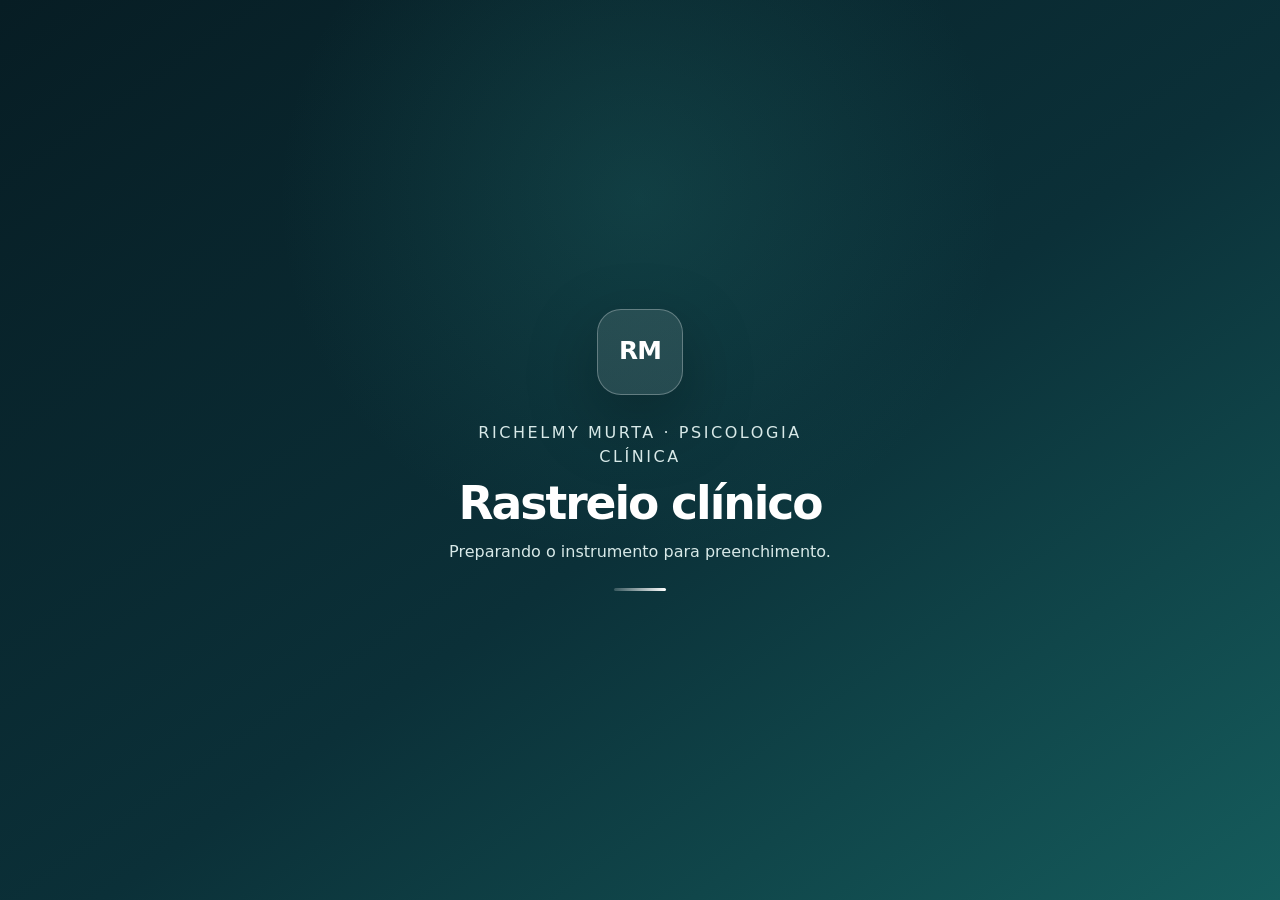
<file: monitoramento.html>
<!doctype html>
<html lang="pt-BR">
<head>
  <meta charset="utf-8">
  <meta name="viewport" content="width=device-width,initial-scale=1,viewport-fit=cover">
  <meta name="robots" content="noindex,nofollow,noimageindex">
  <meta name="theme-color" content="#1b7f79">
  <meta name="description" content="Questionário clínico em interface própria da Jornada Terapêutica.">
  <title>Jornada Terapêutica — Questionário clínico</title>
  <link rel="stylesheet" href="assets/monitoramentos-v2.css?v=20260906">
  <link rel="stylesheet" href="assets/monitoramentos-receipt-bridge-v2.css?v=20260907">
  <link rel="stylesheet" href="https://ricmurtapsicologia.github.io/Inicio-de-Jornada-Terapeutica/assets/screening-uniformity-v1.css?v=4.0.0">

<meta name="ric-analytics-page" content="monitoramento">
<meta name="ric-analytics-privacy" content="health">
<script src="https://ricmurtapsicologia.github.io/RPD/assets/js/ric-analytics.js?v=1.0.0" defer></script>
</head>
<body>
  <a class="skip-link" href="#instrument-root">Ir para o questionário</a>
  <main class="clinical-page">
    <header class="clinical-brand" aria-label="Jornada Terapêutica">
      <a class="back-link" href="./#forms" aria-label="Voltar à Jornada Terapêutica">← Voltar</a>
      <div class="brand-lockup">
        <span class="brand-mark" aria-hidden="true">∴</span>
        <div><strong>Richelmy Murta</strong><span>Psicologia Clínica · Jornada Terapêutica</span></div>
      </div>
    </header>
    <section id="instrument-root" class="instrument-shell" aria-live="polite">
      <div class="loading-card" role="status">Preparando o questionário…</div>
    </section>
  </main>
  <iframe class="collection-sink" name="clinical-collection-sink" title="Destino técnico de envio" aria-hidden="true" tabindex="-1"></iframe>
  <noscript><div class="noscript-card">Este questionário precisa de JavaScript para funcionar. Ative-o e recarregue a página.</div></noscript>
  <script src="assets/monitoramentos-bridge-config.js?v=20260907" defer></script>
  <script src="assets/monitoramentos-v2.js?v=20261110-controle-confirmed" defer></script>
  <script src="https://ricmurtapsicologia.github.io/Inicio-de-Jornada-Terapeutica/assets/screening-uniformity-v1.js?v=5.0.2-controle-hotfix" defer></script>
  <script src="assets/monitoramentos-receipt-bridge-v2.js?v=20261105-v381" defer></script>
</body>
</html>
</file>
<file: assets/monitoramentos-v2.css>
:root{
  color-scheme:light;
  --bg:#f1f6f5;--surface:#fff;--surface-soft:#f6faf9;--ink:#1d3233;--muted:#53696a;
  --brand:#1b7f79;--brand-strong:#125f5c;--accent:#d96f21;--line:#cfe0dd;--danger:#9d2d3b;
  --focus:0 0 0 4px rgba(27,127,121,.22);--shadow:0 18px 48px rgba(18,67,65,.11);
  --radius:20px;--content:920px;
}
*{box-sizing:border-box}html{scroll-behavior:smooth}body{margin:0;min-height:100vh;background:linear-gradient(180deg,#eaf5f2 0,var(--bg) 280px);color:var(--ink);font-family:Inter,ui-sans-serif,system-ui,-apple-system,BlinkMacSystemFont,"Segoe UI",Arial,sans-serif;line-height:1.55;-webkit-font-smoothing:antialiased}button,input,select,textarea{font:inherit;color:inherit}button{cursor:pointer}a{color:inherit}.skip-link{position:fixed;left:12px;top:-70px;z-index:999;background:var(--surface);border:1px solid var(--line);border-radius:12px;padding:10px 14px}.skip-link:focus{top:12px}:focus-visible{outline:0;box-shadow:var(--focus)}
.clinical-page{width:min(calc(100% - 28px),var(--content));margin:auto;padding:18px 0 54px}.clinical-brand{display:flex;align-items:center;justify-content:space-between;gap:18px;padding:10px 2px 22px}.back-link{min-height:44px;display:inline-flex;align-items:center;padding:8px 12px;border-radius:12px;text-decoration:none;font-weight:750;color:var(--brand-strong)}.brand-lockup{display:flex;align-items:center;gap:10px;text-align:right}.brand-lockup strong,.brand-lockup span{display:block}.brand-lockup strong{font-size:.96rem;color:var(--brand-strong)}.brand-lockup span{font-size:.72rem;color:var(--muted);letter-spacing:.035em}.brand-mark{display:grid!important;place-items:center;width:42px;height:42px;border-radius:50%;background:var(--brand);color:#fff!important;font-size:1.2rem;font-weight:900;letter-spacing:0!important}
.instrument-shell{display:grid;gap:16px}.instrument-hero,.questionnaire,.loading-card,.success-card,.error-card{background:var(--surface);border:1px solid var(--line);border-radius:var(--radius);box-shadow:var(--shadow)}.instrument-hero{padding:clamp(22px,4vw,34px)}.eyebrow{margin:0 0 6px;color:var(--brand);font-size:.73rem;font-weight:900;letter-spacing:.14em;text-transform:uppercase}.instrument-hero h1{margin:0;font-size:clamp(1.75rem,4vw,2.45rem);line-height:1.08;letter-spacing:-.03em}.instrument-intro{max-width:760px;margin:12px 0 0;color:var(--muted)}.purpose-note{margin:18px 0 0;padding:12px 14px;border-radius:14px;background:var(--surface-soft);border:1px solid var(--line);font-size:.9rem}.purpose-note strong{color:var(--brand-strong)}
.progress-wrap{position:sticky;top:8px;z-index:20;padding:12px 14px;border-radius:16px;background:color-mix(in srgb,var(--surface) 94%,transparent);backdrop-filter:blur(12px);border:1px solid var(--line);box-shadow:0 8px 26px rgba(18,67,65,.08)}.progress-meta{display:flex;justify-content:space-between;gap:12px;font-size:.82rem;color:var(--muted);margin-bottom:7px}.progress-meta strong{color:var(--ink)}.progress-track{height:8px;border-radius:999px;background:#e2ecea;overflow:hidden}.progress-bar{height:100%;width:0;background:linear-gradient(90deg,var(--brand),#36a29b);border-radius:inherit;transition:width .2s ease}
.questionnaire{padding:clamp(18px,3vw,28px);display:grid;gap:15px}.identity-grid{display:grid;grid-template-columns:repeat(2,minmax(0,1fr));gap:14px}.field-card{min-width:0;margin:0;padding:17px;border:1px solid var(--line);border-radius:16px;background:var(--surface-soft);content-visibility:auto;contain-intrinsic-size:180px}.field-card legend{padding:0 6px;font-weight:800;line-height:1.35}.required-mark{color:var(--danger);margin-left:3px}.field-help{font-size:.84rem;color:var(--muted);margin:6px 0 10px}.text-control,.select-control{width:100%;min-height:48px;border:1px solid #b8cdca;border-radius:12px;background:#fff;padding:11px 12px}.text-control:focus,.select-control:focus{border-color:var(--brand)}.choice-list{display:grid;gap:8px;margin-top:8px}.choice{position:relative;display:grid;grid-template-columns:22px 1fr;align-items:flex-start;gap:10px;min-height:46px;padding:10px 12px;border:1px solid #c6d8d5;border-radius:12px;background:#fff;cursor:pointer}.choice:hover{border-color:#8dbab5}.choice:has(input:checked){border-color:var(--brand);background:#edf8f6;box-shadow:inset 0 0 0 1px var(--brand)}.choice input{width:18px;height:18px;margin:2px 0 0;accent-color:var(--brand)}.choice span{font-size:.94rem}.scale-list{grid-template-columns:repeat(5,minmax(0,1fr))}.scale-list .choice{grid-template-columns:1fr;place-items:center;text-align:center;padding:10px 7px}.scale-list .choice input{margin:0}.scale-list .choice span{font-size:.82rem}
.safety-note{display:none;padding:14px 16px;border:1px solid rgba(157,45,59,.35);border-radius:14px;background:rgba(157,45,59,.065);color:#6e202a}.safety-note.show{display:block}.safety-note strong{display:block;margin-bottom:4px}.form-footer{display:flex;align-items:center;justify-content:space-between;gap:14px;padding-top:4px}.privacy-note{max-width:560px;margin:0;color:var(--muted);font-size:.82rem}.submit-btn{min-height:48px;border:0;border-radius:13px;background:var(--brand);color:#fff;padding:11px 19px;font-weight:850;box-shadow:0 9px 20px rgba(27,127,121,.2)}.submit-btn:hover{background:var(--brand-strong)}.submit-btn:disabled{opacity:.55;cursor:wait}.loading-card,.success-card,.error-card{padding:28px}.success-card h2,.error-card h2{margin:0 0 8px}.success-card p,.error-card p{margin:0;color:var(--muted)}.success-actions{display:flex;flex-wrap:wrap;gap:10px;margin-top:18px}.action-link{min-height:44px;display:inline-flex;align-items:center;justify-content:center;padding:9px 14px;border:1px solid var(--line);border-radius:12px;text-decoration:none;font-weight:750;color:var(--brand-strong);background:var(--surface)}.collection-sink{position:fixed;width:1px;height:1px;opacity:0;pointer-events:none;border:0;clip-path:inset(50%)}.noscript-card{width:min(calc(100% - 28px),720px);margin:24px auto;padding:18px;border:1px solid var(--line);border-radius:16px;background:#fff}
@media(max-width:720px){.clinical-page{width:min(calc(100% - 20px),var(--content));padding-top:10px}.clinical-brand{align-items:flex-start}.brand-lockup span{display:none}.brand-mark{width:38px;height:38px}.identity-grid{grid-template-columns:1fr}.questionnaire{padding:14px}.field-card{padding:14px}.scale-list{grid-template-columns:1fr}.scale-list .choice{grid-template-columns:22px 1fr;place-items:initial;text-align:left;padding:10px 12px}.scale-list .choice input{margin:2px 0 0}.scale-list .choice span{font-size:.94rem}.form-footer{align-items:stretch;flex-direction:column}.submit-btn{width:100%}.progress-wrap{top:4px}}
@media(max-width:430px){.instrument-hero{padding:20px}.instrument-hero h1{font-size:1.65rem}.progress-meta{font-size:.76rem}.field-card legend{font-size:.95rem}}
@media(prefers-reduced-motion:reduce){html{scroll-behavior:auto}.progress-bar{transition:none}}
@media print{.clinical-brand,.progress-wrap,.form-footer{display:none}.instrument-hero,.questionnaire{box-shadow:none}.field-card{break-inside:avoid}}
</file>
<file: assets/monitoramentos-receipt-bridge-v2.css>
.rm-monitoring-submit-error{
  margin:0 0 14px;
  padding:12px 14px;
  border:1px solid #d7a9a9;
  border-radius:12px;
  background:#fff5f5;
  color:#7a3030;
  font-size:.95rem;
  line-height:1.45;
}
</file>
